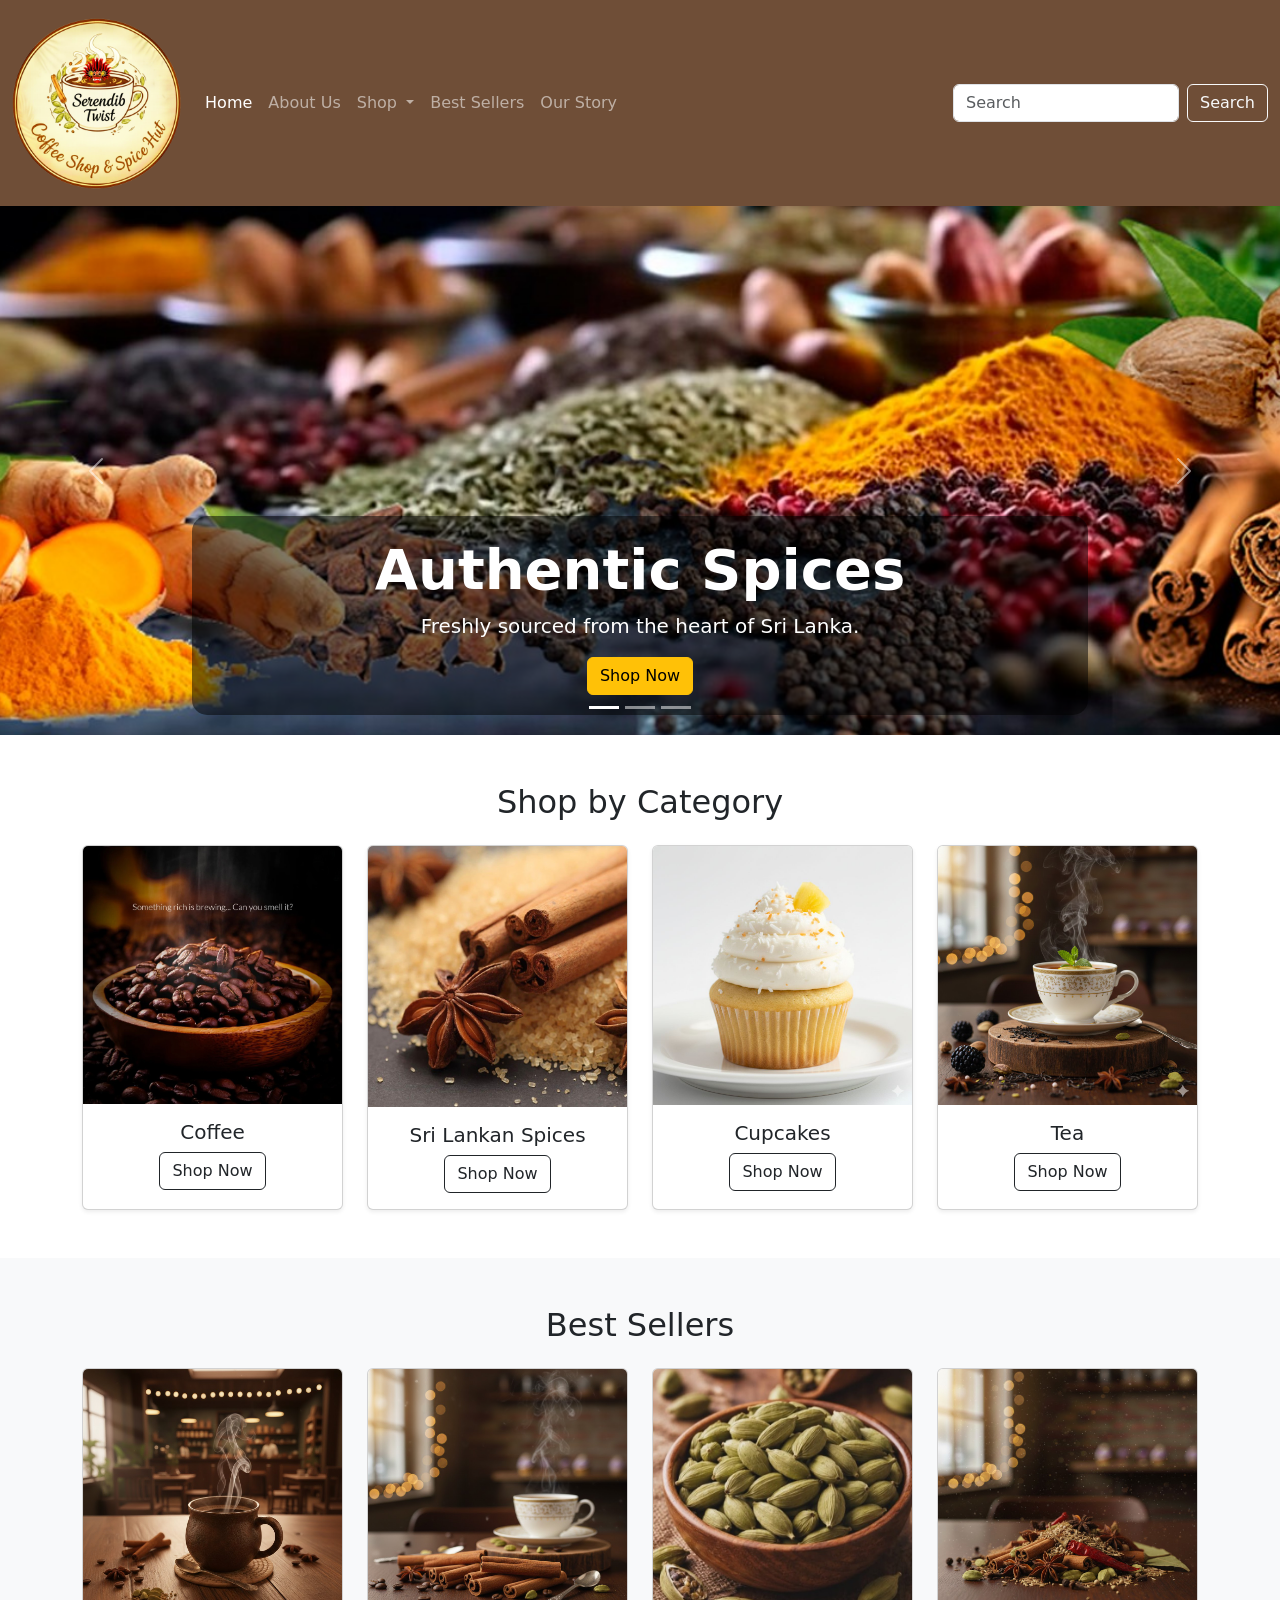
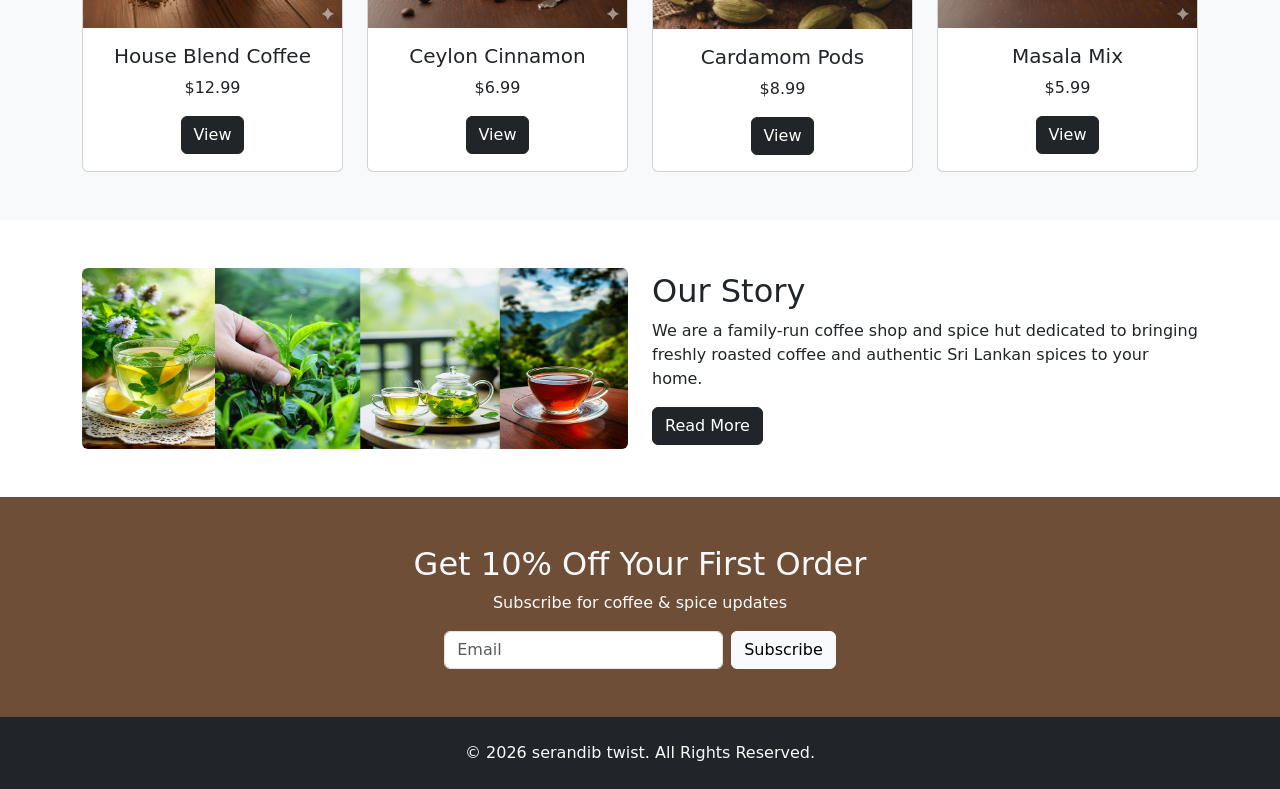
<file: index.html>
<!DOCTYPE html>
<html>
<head>
  <link href="https://cdn.jsdelivr.net/npm/bootstrap@5.3.2/dist/css/bootstrap.min.css" rel="stylesheet">
  <style>
  /* --- 1. THE BANNER (Carousel) --- */
  /* This makes the image zoom in slowly */
  .carousel-item img {
    transition: transform 6s ease-in-out !important;
  }
  .carousel-item.active img {
    transform: scale(1.15);
  }
  /* This makes the fade between slides very slow */
  .carousel-fade .carousel-item {
    transition-duration: 2.0s !important;
  }

  /* --- 2. THE SHOP MENU (Dropdown) --- */
  /* This prepares the menu to be invisible and lower down */
  .navbar-nav .dropdown-menu {
    display: block !important; 
    opacity: 0;
    visibility: hidden;
    transform: translateY(15px);
    transition: all 0.5s ease-in-out; 
    border: none;
    box-shadow: 0 8px 25px rgba(0,0,0,0.2);
  }

  /* MAGIC PART: This opens the menu when your MOUSE touches 'Shop' */
  .nav-item.dropdown:hover .dropdown-menu {
    opacity: 1;
    visibility: visible;
    transform: translateY(0);
  }
</style>
</head>

<body>

<nav class="navbar navbar-expand-lg navbar-dark" style="background-color:#6f4e37;">
  <div class="container-fluid">

    
    <a class="navbar-brand" href="#">
      <img src="images/logo.png" alt="Logo" height="180">
    </a>

    
    <button class="navbar-toggler" type="button"
      data-bs-toggle="collapse"
      data-bs-target="#navbarSupportedContent">
      <span class="navbar-toggler-icon"></span>
    </button>

    
    <div class="collapse navbar-collapse" id="navbarSupportedContent">

      
      <ul class="navbar-nav mb-2 mb-lg-0">

        <li class="nav-item">
          <a class="nav-link active" href="index.html">Home</a>
        </li>

        <li class="nav-item">
          <a class="nav-link" href="about.html">About Us</a>
        </li>

        <li class="nav-item dropdown">
          <a class="nav-link dropdown-toggle" href="#" data-bs-toggle="dropdown">
            Shop
          </a>
          <ul class="dropdown-menu">
            <li><a class="dropdown-item" href="srilankanspices.html">Sri Lankan Spices</a></li>
            <li><a class="dropdown-item" href="cupcakes.html">Cupcakes</a></li>
            <li><a class="dropdown-item" href="coffee.html">Coffee & Beverages</a></li>
            <li><a class="dropdown-item" href="tea.html">Tea</a></li>
          </ul>
        </li>

        <li class="nav-item">
          <a class="nav-link" href="bestsellers.html">Best Sellers</a>
        </li>

        <li class="nav-item">
          <a class="nav-link" href="ourstory.html">Our Story</a>
        </li>

      </ul>

      
      <form class="d-flex ms-auto">
        <input class="form-control me-2" type="search" placeholder="Search">
        <button class="btn btn-outline-light" type="submit">Search</button>
      </form>

    </div>
  </div>
</nav>
<!-- this is banner -->
<div id="heroCarousel" class="carousel slide carousel-fade" data-bs-ride="carousel">
  
  <div class="carousel-indicators">
    <button type="button" data-bs-target="#heroCarousel" data-bs-slide-to="0" class="active" aria-current="true" aria-label="Slide 1"></button>
    <button type="button" data-bs-target="#heroCarousel" data-bs-slide-to="1" aria-label="Slide 2"></button>
    <button type="button" data-bs-target="#heroCarousel" data-bs-slide-to="2" aria-label="Slide 3"></button>
  </div>

  <div class="carousel-inner">
    
    <div class="carousel-item active" data-bs-interval="6000">
      <img src="images/banner.jpg" class="d-block w-100" style="height: 529px; width: 1600px; object-fit: cover;" alt="Sri Lankan Spices">
      <div class="carousel-caption d-none d-md-block" style="background: rgba(0,0,0,0.5); border-radius: 15px; padding: 20px;">
        <h2 class="display-4 fw-bold">Authentic Spices</h2>
        <p class="lead">Freshly sourced from the heart of Sri Lanka.</p>
        <a href="srilankanspices.html" class="btn btn-warning">Shop Now</a>
      </div>
    </div>

    <div class="carousel-item" data-bs-interval="6000">
      <img src="images/coffee-banner.jpg" class="d-block w-100" style="height: 529px; width: 1600px; object-fit: cover;" alt="Fresh Coffee">
      <div class="carousel-caption d-none d-md-block" style="background: rgba(0,0,0,0.5); border-radius: 15px; padding: 20px;">
        <h2 class="display-4 fw-bold">Premium Coffee</h2>
        <p class="lead">Roasted to perfection for your morning cup.</p>
        <a href="coffee.html" class="btn btn-light">View Blends</a>
      </div>
    </div>

    <div class="carousel-item" data-bs-interval="6000">
      <img src="images/cupcake-banner.jpg" class="d-block w-100" style="height: 529px; width: 1600px; object-fit: cover;" alt="Cupcakes">
      <div class="carousel-caption d-none d-md-block" style="background: rgba(0,0,0,0.5); border-radius: 15px; padding: 20px;">
        <h2 class="display-4 fw-bold">Sweet Moments</h2>
        <p class="lead">Handcrafted treats for every celebration.</p>
        <a href="cupcakes.html" class="btn btn-info text-white">Browse Sweets</a>
      </div>
    </div>

  </div>

  <button class="carousel-control-prev" type="button" data-bs-target="#heroCarousel" data-bs-slide="prev">
    <span class="carousel-control-prev-icon" aria-hidden="true"></span>
    <span class="visually-hidden">Previous</span>
  </button>
  <button class="carousel-control-next" type="button" data-bs-target="#heroCarousel" data-bs-slide="next">
    <span class="carousel-control-next-icon" aria-hidden="true"></span>
    <span class="visually-hidden">Next</span>
  </button>
</div>




<section class="py-5">
  <div class="container text-center">
    <h2 class="mb-4">Shop by Category</h2>
    <div class="row g-4">

      <div class="col-md-3">
        <div class="card h-100 shadow-sm">
          <img src="images/coffee.jpg" class="card-img-top" alt="Coffee">
          <div class="card-body">
            <h5 class="card-title">Coffee</h5>
            <a href="coffee.html" class="btn btn-outline-dark">Shop Now</a>
          </div>
        </div>
      </div>

      <div class="col-md-3">
        <div class="card h-100 shadow-sm">
          <img src="images/spices.jpg" class="card-img-top" alt="Spices">
          <div class="card-body">
            <h5 class="card-title">Sri Lankan Spices</h5>
            <a href="srilankanspices.html" class="btn btn-outline-dark">Shop Now</a>
          </div>
        </div>
      </div>

      <div class="col-md-3">
        <div class="card h-100 shadow-sm">
          <img src="images/cupcakes.jpeg" class="card-img-top" alt="Cupcakes">
          <div class="card-body">
            <h5 class="card-title">Cupcakes</h5>
            <a href="cupcakes.html" class="btn btn-outline-dark">Shop Now</a>
          </div>
        </div>
      </div>

      <div class="col-md-3">
        <div class="card h-100 shadow-sm">
          <img src="images/tea.jpg" class="card-img-top" alt="Tea">
          <div class="card-body">
            <h5 class="card-title">Tea</h5>
            <a href="tea.html" class="btn btn-outline-dark">Shop Now</a>
          </div>
        </div>
      </div>

    </div>
  </div>
</section>
<!-- Best seller -->
<section class="py-5 bg-light">
  <div class="container text-center">
    <h2 class="mb-4">Best Sellers</h2>
    <div class="row g-4">

      <div class="col-md-3">
        <div class="card h-100">
          <img src="images/coffee1.jpg" class="card-img-top">
          <div class="card-body">
            <h5>House Blend Coffee</h5>
            <p>$12.99</p>
            <a href="#" class="btn btn-dark">View</a>
          </div>
        </div>
      </div>

      <div class="col-md-3">
        <div class="card h-100">
          <img src="images/cinnamon.jpg" class="card-img-top">
          <div class="card-body">
            <h5>Ceylon Cinnamon</h5>
            <p>$6.99</p>
            <a href="#" class="btn btn-dark">View</a>
          </div>
        </div>
      </div>

      <div class="col-md-3">
        <div class="card h-100">
          <img src="images/cardamom.jpg" class="card-img-top">
          <div class="card-body">
            <h5>Cardamom Pods</h5>
            <p>$8.99</p>
            <a href="#" class="btn btn-dark">View</a>
          </div>
        </div>
      </div>

      <div class="col-md-3">
        <div class="card h-100">
          <img src="images/masala.jpg" class="card-img-top">
          <div class="card-body">
            <h5>Masala Mix</h5>
            <p>$5.99</p>
            <a href="#" class="btn btn-dark">View</a>
          </div>
        </div>
      </div>

    </div>
  </div>
</section>

<!-- About preview -->
<section class="py-5">
  <div class="container">
    <div class="row align-items-center">
      <div class="col-md-6">
        <img src="images/about.jpg" class="img-fluid rounded">
      </div>
      <div class="col-md-6">
        <h2>Our Story</h2>
        <p>
          We are a family-run coffee shop and spice hut dedicated to bringing
          freshly roasted coffee and authentic Sri Lankan spices to your home.
        </p>
        <a href="#" class="btn btn-dark">Read More</a>
      </div>
    </div>
  </div>
</section>

<!-- News letter -->
<section class="py-5 text-light text-center" style="background-color:#6f4e37;">
  <div class="container">
    <h2>Get 10% Off Your First Order</h2>
    <p>Subscribe for coffee & spice updates</p>
    <form class="d-flex justify-content-center">
      <input type="email" class="form-control w-25 me-2" placeholder="Email">
      <button class="btn btn-light">Subscribe</button>
    </form>
  </div>
</section>

<!-- Footer area -->
<footer class="py-4 bg-dark text-light text-center">
  <p class="mb-0">&copy; 2026 serandib twist. All Rights Reserved.</p>
</footer>


<script src="https://cdn.jsdelivr.net/npm/bootstrap@5.3.2/dist/js/bootstrap.bundle.min.js"></script>
</body>

</html>
</file>
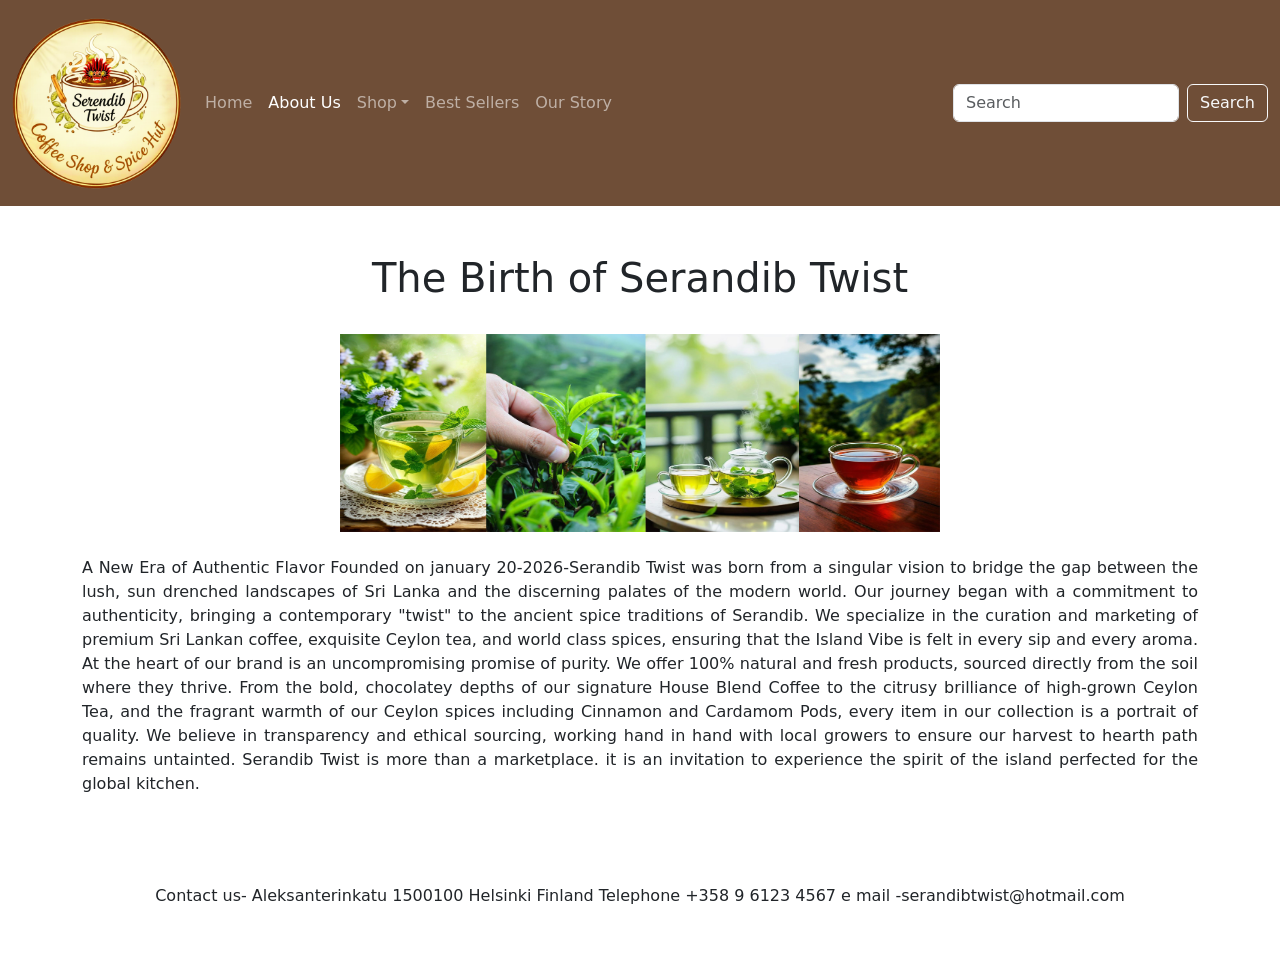
<file: about.html>
<!DOCTYPE html>
<html>
<head>
  <link href="https://cdn.jsdelivr.net/npm/bootstrap@5.3.2/dist/css/bootstrap.min.css" rel="stylesheet">
  <title>About Us - Coffee & Spice Hut</title>
  
</head>
<body>

<nav class="navbar navbar-expand-lg navbar-dark" style="background-color:#6f4e37;">
  <div class="container-fluid">
    <a class="navbar-brand" href="index.html">
      <img src="images/logo.png" alt="Logo" height="180">
    </a>

    <button class="navbar-toggler" type="button" data-bs-toggle="collapse" data-bs-target="#navbarSupportedContent">
      <span class="navbar-toggler-icon"></span>
    </button>

    <div class="collapse navbar-collapse" id="navbarSupportedContent">
      <ul class="navbar-nav mb-2 mb-lg-0">
        <li class="nav-item">
          <a class="nav-link" href="index.html">Home</a>
        </li>
        <li class="nav-item">
          <a class="nav-link active" href="about.html">About Us</a>
        </li>
        <li class="nav-item dropdown">
          <a class="nav-link dropdown-toggle" href="#" data-bs-toggle="dropdown">Shop</a>
          <ul class="dropdown-menu">
            <li><a class="dropdown-item" href="srilankanspices.html">Sri Lankan Spices</a></li>
            <li><a class="dropdown-item" href="cupcakes.html">Cupcakes</a></li>
            <li><a class="dropdown-item" href="coffee.html">Coffee & Beverages</a></li>
            <li><a class="dropdown-item" href="tea.html">Tea</a></li>
          </ul>
        </li>
        <li class="nav-item">
          <a class="nav-link" href="bestsellers.html">Best Sellers</a>
        </li>
        <li class="nav-item">
          <a class="nav-link" href="ourstory.html">Our Story</a>
        </li>
      </ul>

      <form class="d-flex ms-auto">
        <input class="form-control me-2" type="search" placeholder="Search">
        <button class="btn btn-outline-light" type="submit">Search</button>
      </form>
    </div>
  </div>
</nav>

<div class="container py-5 text-center">
  <h1>The Birth of Serandib Twist</h1>
  <img src="images/about.jpg" class="img-fluid my-4" alt="About Us Image" style="max-width: 600px;">
  <br>
  <p style="text-align: justify;">A New Era of Authentic Flavor
Founded on january 20-2026-Serandib Twist was born from a singular vision to bridge the gap between the lush, sun drenched landscapes of Sri Lanka and the discerning palates of the modern world. Our journey began with a commitment to authenticity, bringing a contemporary "twist" to the ancient spice traditions of Serandib. We specialize in the curation and marketing of premium Sri Lankan coffee, exquisite Ceylon tea, and world class spices, ensuring that the Island Vibe is felt in every sip and every aroma.
At the heart of our brand is an uncompromising promise of purity. We offer 100% natural and fresh products, sourced directly from the soil where they thrive. From the bold, chocolatey depths of our signature House Blend Coffee to the citrusy brilliance of high-grown Ceylon Tea, and the fragrant warmth of our Ceylon spices including Cinnamon and Cardamom Pods, every item in our collection is a portrait of quality. We believe in transparency and ethical sourcing, working hand in hand with local growers to ensure our harvest to hearth path remains untainted. Serandib Twist is more than a marketplace. it is an invitation to experience the spirit of the island perfected for the global kitchen.
</p>
<br>
<br>
<br>


  

 Contact us-  Aleksanterinkatu 1500100 Helsinki Finland Telephone +358 9 6123 4567  e mail -serandibtwist@hotmail.com
</div>

<script src="https://cdn.jsdelivr.net/npm/bootstrap@5.3.2/dist/js/bootstrap.bundle.min.js"></script>
</body>
</html>
</file>
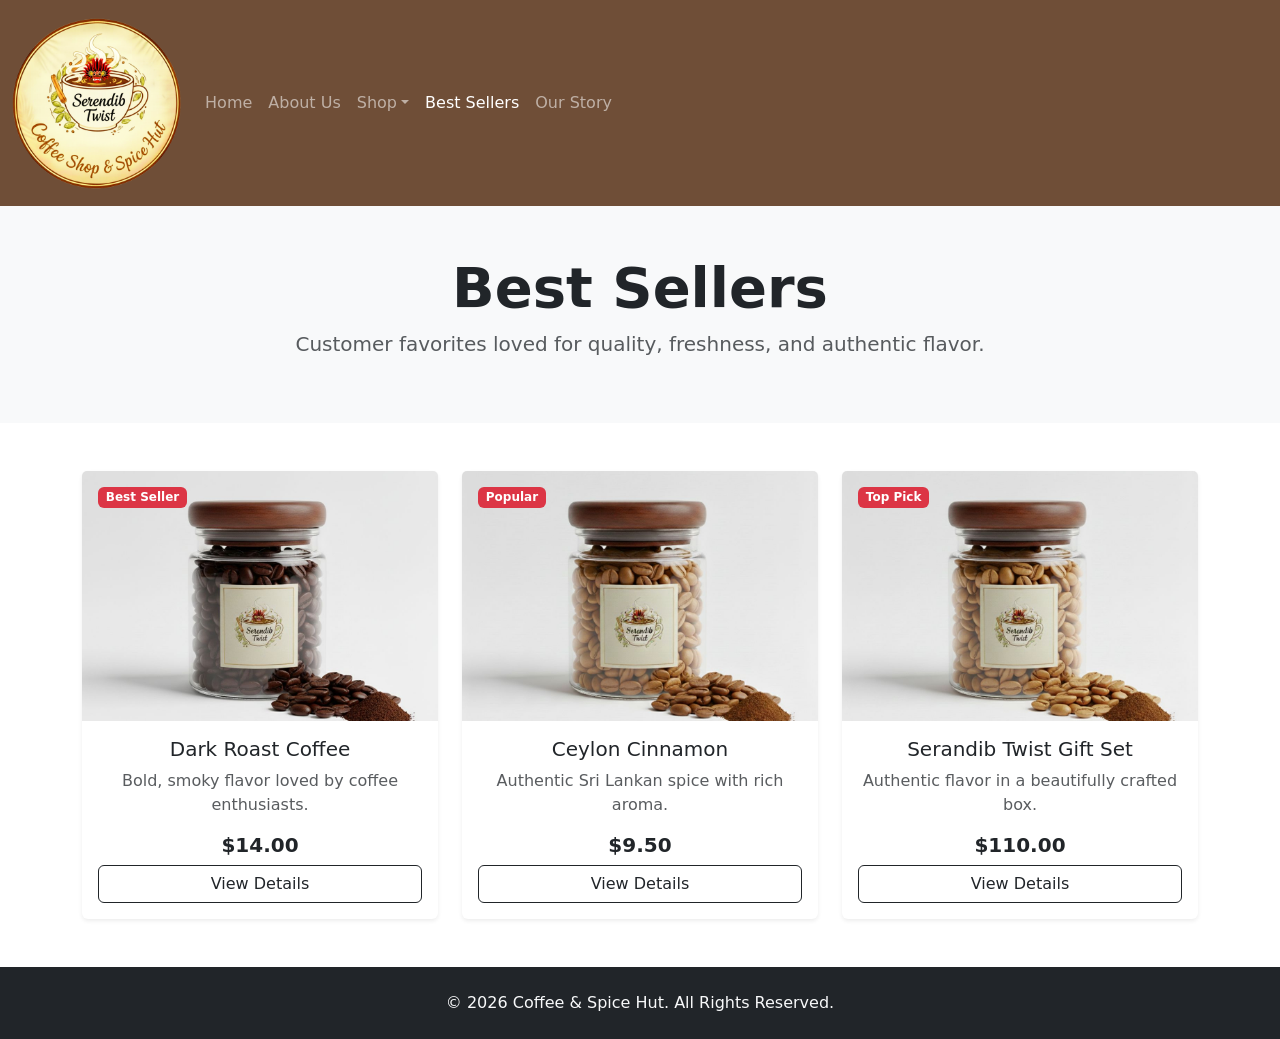
<file: bestsellers.html>
<!DOCTYPE html>
<html lang="en">
<head>
  <meta charset="UTF-8">
  <meta name="viewport" content="width=device-width, initial-scale=1.0">
  <title>Best Sellers - Coffee & Spice Hut</title>
  <link href="https://cdn.jsdelivr.net/npm/bootstrap@5.3.2/dist/css/bootstrap.min.css" rel="stylesheet">
  <style>
    /* --- this is NAVIGATION --- */
    .navbar-nav .dropdown-menu {
      display: block !important; 
      opacity: 0;
      visibility: hidden;
      transform: translateY(15px);
      transition: all 0.5s ease-in-out; 
      border: none;
      box-shadow: 0 8px 25px rgba(0,0,0,0.2);
    }
    .nav-item.dropdown:hover .dropdown-menu {
      opacity: 1;
      visibility: visible;
      transform: translateY(0);
    }
    .card-img-top {
      height: 250px;
      object-fit: cover;
    }
  </style>
</head>
<body>

<nav class="navbar navbar-expand-lg navbar-dark" style="background-color:#6f4e37;">
  <div class="container-fluid">
    <a class="navbar-brand" href="index.html">
      <img src="images/logo.png" alt="Logo" height="180">
    </a>
    <button class="navbar-toggler" type="button" data-bs-toggle="collapse" data-bs-target="#navbarSupportedContent">
      <span class="navbar-toggler-icon"></span>
    </button>
    <div class="collapse navbar-collapse" id="navbarSupportedContent">
      <ul class="navbar-nav mb-2 mb-lg-0">
        <li class="nav-item"><a class="nav-link" href="index.html">Home</a></li>
        <li class="nav-item"><a class="nav-link" href="about.html">About Us</a></li>
        <li class="nav-item dropdown">
          <a class="nav-link dropdown-toggle" href="#" data-bs-toggle="dropdown">Shop</a>
          <ul class="dropdown-menu">
            <li><a class="dropdown-item" href="srilankanspices.html">Sri Lankan Spices</a></li>
            <li><a class="dropdown-item" href="cupcakes.html">Cupcakes</a></li>
            <li><a class="dropdown-item" href="coffee.html">Coffee</a></li>
            <li><a class="dropdown-item" href="tea.html">Tea</a></li>
          </ul>
        </li>
        <li class="nav-item"><a class="nav-link active" href="bestsellers.html">Best Sellers</a></li>
        <li class="nav-item"><a class="nav-link" href="ourstory.html">Our Story</a></li>
      </ul>
    </div>
  </div>
</nav>

<section class="py-5 text-center bg-light">
  <div class="container">
    <h1 class="fw-bold display-4">Best Sellers</h1>
    <p class="text-muted lead">Customer favorites loved for quality, freshness, and authentic flavor.</p>
  </div>
</section>

<section class="py-5">
  <div class="container">
    <div class="row g-4">
      <div class="col-md-4">
        <div class="card h-100 shadow-sm border-0">
          <span class="badge bg-danger position-absolute top-0 start-0 m-3">Best Seller</span>
          <img src="images/blackcoffee.jpg" class="card-img-top" alt="Coffee">
          <div class="card-body text-center d-flex flex-column">
            <h5 class="card-title">Dark Roast Coffee</h5>
            <p class="card-text text-muted">Bold, smoky flavor loved by coffee enthusiasts.</p>
            <p class="fw-bold h5">$14.00</p>
            <a href="coffee.html" class="btn btn-outline-dark mt-auto">View Details</a>
          </div>
        </div>
      </div>
      <div class="col-md-4">
        <div class="card h-100 shadow-sm border-0">
          <span class="badge bg-danger position-absolute top-0 start-0 m-3">Popular</span>
          <img src="images/medium.jpg" class="card-img-top" alt="Cinnamon">
          <div class="card-body text-center d-flex flex-column">
            <h5 class="card-title">Ceylon Cinnamon</h5>
            <p class="card-text text-muted">Authentic Sri Lankan spice with rich aroma.</p>
            <p class="fw-bold h5">$9.50</p>
            <a href="srilankanspices.html" class="btn btn-outline-dark mt-auto">View Details</a>
          </div>
        </div>
      </div>
      <div class="col-md-4">
        <div class="card h-100 shadow-sm border-0">
          <span class="badge bg-danger position-absolute top-0 start-0 m-3">Top Pick</span>
          <img src="images/light.jpg" class="card-img-top" alt="Gift Set">
          <div class="card-body text-center d-flex flex-column">
            <h5 class="card-title">Serandib Twist Gift Set</h5>
            <p class="card-text text-muted">Authentic flavor in a beautifully crafted box.</p>
            <p class="fw-bold h5">$110.00</p>
            <a href="#" class="btn btn-outline-dark mt-auto">View Details</a>
          </div>
        </div>
      </div>
    </div>
  </div>
</section>

<footer class="py-4 bg-dark text-light text-center">
  <p class="mb-0">&copy; 2026 Coffee & Spice Hut. All Rights Reserved.</p>
</footer>

<script src="https://cdn.jsdelivr.net/npm/bootstrap@5.3.2/dist/js/bootstrap.bundle.min.js"></script>
</body>

</html>
</file>
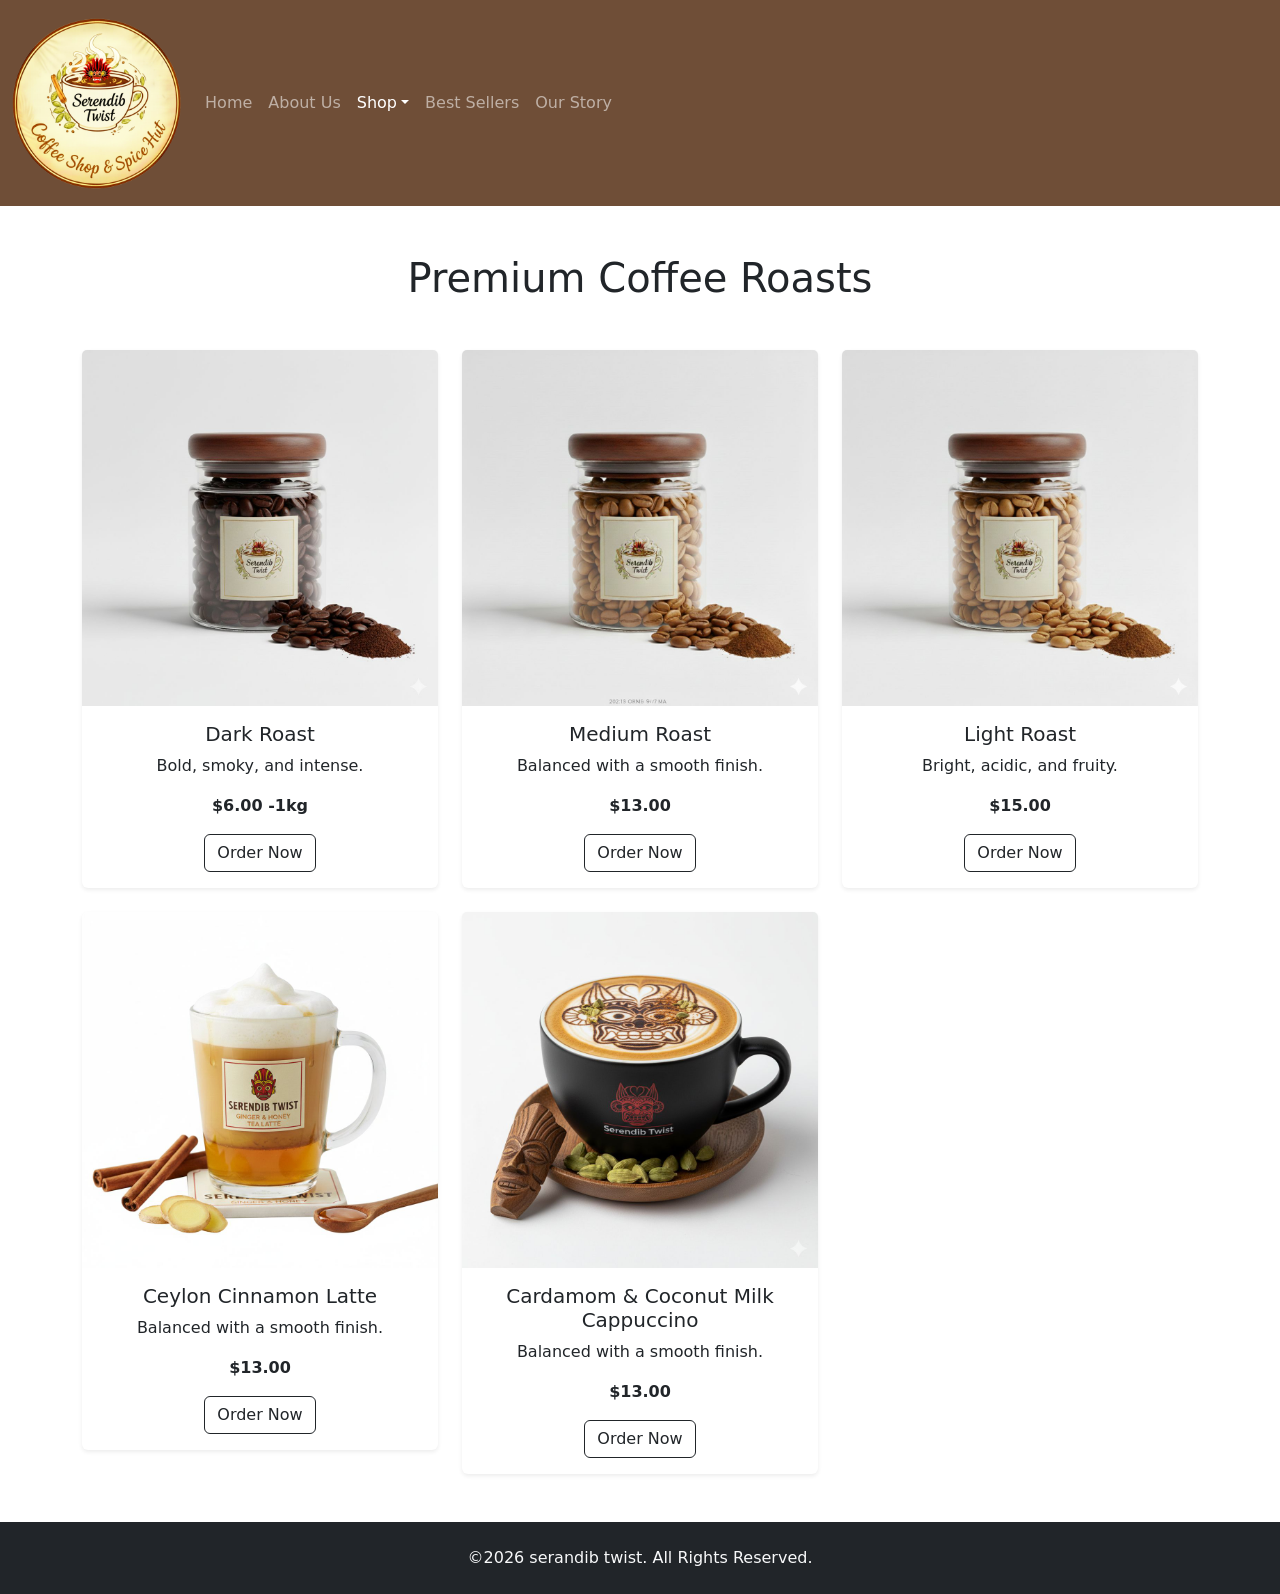
<file: coffee.html>
<!DOCTYPE html>
<html>
<head>
  <link href="https://cdn.jsdelivr.net/npm/bootstrap@5.3.2/dist/css/bootstrap.min.css" rel="stylesheet">
  <title>Fresh Coffee - serandib twist</title>
</head>
<body>

<nav class="navbar navbar-expand-lg navbar-dark" style="background-color:#6f4e37;">
  <div class="container-fluid">
    <a class="navbar-brand" href="index.html"><img src="images/logo.png" alt="Logo" height="180"></a>
    <div class="collapse navbar-collapse" id="navbarSupportedContent">
      <ul class="navbar-nav mb-2 mb-lg-0">
        <li class="nav-item"><a class="nav-link" href="index.html">Home</a></li>
        <li class="nav-item"><a class="nav-link" href="about.html">About Us</a></li>
        <li class="nav-item dropdown">
          <a class="nav-link dropdown-toggle active" href="#" data-bs-toggle="dropdown">Shop</a>
          <ul class="dropdown-menu">
            <li><a class="dropdown-item" href="srilankanspices.html">Sri Lankan Spices</a></li>
            <li><a class="dropdown-item" href="cupcakes.html">Cupcakes</a></li>
            <li><a class="dropdown-item active" href="coffee.html">Coffee & Beverages</a></li>
            <li><a class="dropdown-item" href="tea.html">Tea</a></li>
          </ul>
        </li>
        <li class="nav-item">
          <a class="nav-link" href="bestsellers.html">Best Sellers</a>
        </li>
        <li class="nav-item">
          <a class="nav-link" href="ourstory.html">Our Story</a>
        </li>
      </ul>
    </div>
  </div>
</nav>

<section class="py-5">
  <div class="container">
    <h1 class="text-center mb-5">Premium Coffee Roasts</h1>
    <div class="row g-4">
      <div class="col-md-4">
        <div class="card border-0 shadow-sm">
          <img src="images/blackcoffee.jpg" class="card-img-top" alt="Dark Roast">
          <div class="card-body text-center">
            <h5>Dark Roast</h5>
            <p>Bold, smoky, and intense.</p>
            <p class="fw-bold">$6.00 -1kg</p>
            <button class="btn btn-outline-dark">Order Now</button>
          </div>
        </div>
      </div>
      <div class="col-md-4">
        <div class="card border-0 shadow-sm">
          <img src="images/medium.jpg" class="card-img-top" alt="Medium Roast">
          <div class="card-body text-center">
            <h5>Medium Roast</h5>
            <p>Balanced with a smooth finish.</p>
            <p class="fw-bold">$13.00</p>
            <button class="btn btn-outline-dark">Order Now</button>
          </div>
        </div>
      </div>
      <div class="col-md-4">
        <div class="card border-0 shadow-sm">
          <img src="images/light.jpg" class="card-img-top" alt="Light Roast">
          <div class="card-body text-center">
            <h5>Light Roast</h5>
            <p>Bright, acidic, and fruity.</p>
            <p class="fw-bold">$15.00</p>
            <button class="btn btn-outline-dark">Order Now</button>
          </div>
        </div>
      </div>
      <div class="col-md-4">
        <div class="card border-0 shadow-sm">
          <img src="images/Ceylon cinnamon latte.jpg" class="card-img-top" alt="Medium Roast">
          <div class="card-body text-center">
            <h5>Ceylon Cinnamon Latte</h5>
            <p>Balanced with a smooth finish.</p>
            <p class="fw-bold">$13.00</p>
            <button class="btn btn-outline-dark">Order Now</button>
          </div>
        </div>
      </div>
      <div class="col-md-4">
        <div class="card border-0 shadow-sm">
          <img src="images/Cardamom & Coconut Milk Cappuccino.jpeg" class="card-img-top" alt="Medium Roast">
          <div class="card-body text-center">
            <h5>Cardamom & Coconut Milk Cappuccino</h5>
            <p>Balanced with a smooth finish.</p>
            <p class="fw-bold">$13.00</p>
            <button class="btn btn-outline-dark">Order Now</button>
          </div>
        </div>
      </div>
    </div>
  </div>
</section>

<footer class="py-4 bg-dark text-light text-center">
  <p class="mb-0">&copy;2026 serandib twist. All Rights Reserved.</p>
</footer>

<script src="https://cdn.jsdelivr.net/npm/bootstrap@5.3.2/dist/js/bootstrap.bundle.min.js"></script>
</body>
</html>
</file>
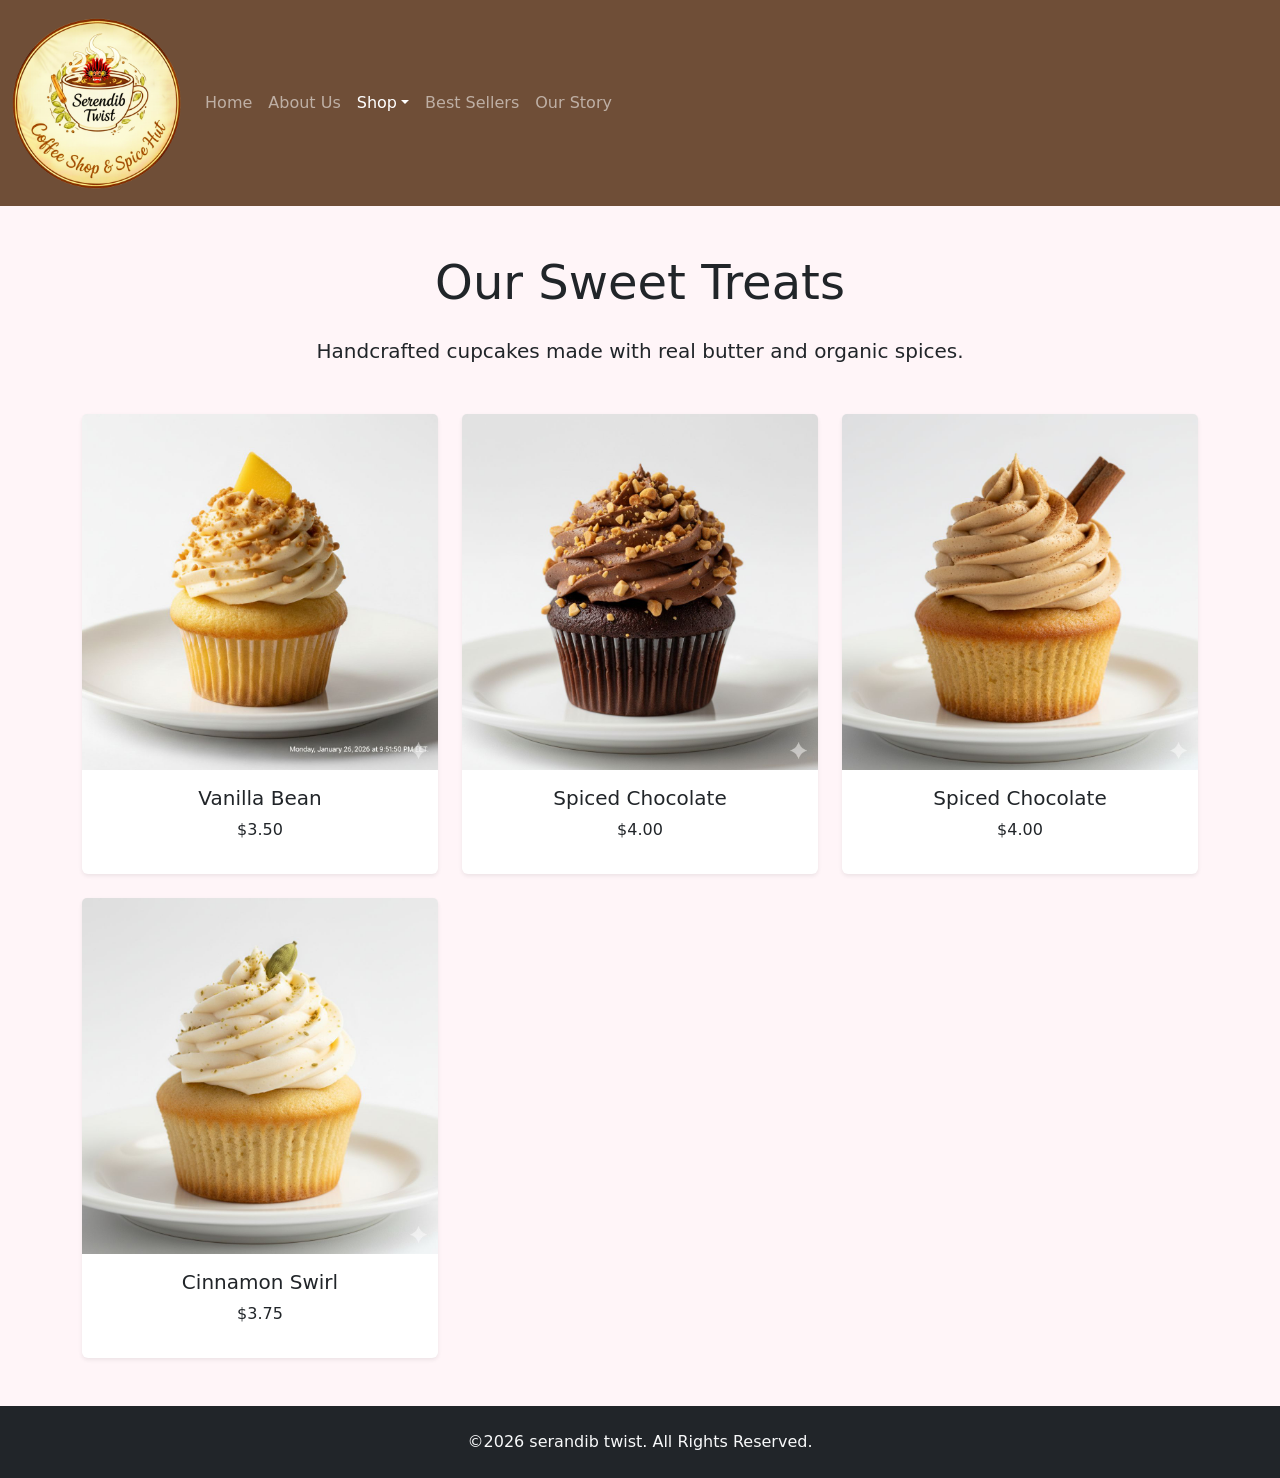
<file: cupcakes.html>
<!DOCTYPE html>
<html>
<head>
  <link href="https://cdn.jsdelivr.net/npm/bootstrap@5.3.2/dist/css/bootstrap.min.css" rel="stylesheet">
  <title>Fresh Cupcakes - Coffee & Spice Hut</title>
</head>
<body>

<nav class="navbar navbar-expand-lg navbar-dark" style="background-color:#6f4e37;">
  <div class="container-fluid">
    <a class="navbar-brand" href="index.html"><img src="images/logo.png" alt="Logo" height="180"></a>
    <div class="collapse navbar-collapse" id="navbarSupportedContent">
      <ul class="navbar-nav mb-2 mb-lg-0">
        <li class="nav-item"><a class="nav-link" href="index.html">Home</a></li>
        <li class="nav-item"><a class="nav-link" href="about.html">About Us</a></li>
        <li class="nav-item dropdown">
          <a class="nav-link dropdown-toggle active" href="#" data-bs-toggle="dropdown">Shop</a>
          <ul class="dropdown-menu">
            <li><a class="dropdown-item" href="srilankanspices.html">Sri Lankan Spices</a></li>
            <li><a class="dropdown-item active" href="cupcakes.html">Cupcakes</a></li>
            <li><a class="dropdown-item" href="coffee.html">Coffee & Beverages</a></li>
            <li><a class="dropdown-item" href="tea.html">Tea</a></li>
          </ul>
        </li>
        <li class="nav-item">
          <a class="nav-link" href="bestsellers.html">Best Sellers</a>
        </li>
        <li class="nav-item">
          <a class="nav-link" href="ourstory.html">Our Story</a>
        </li>
      </ul>
    </div>
  </div>
</nav>

<section class="py-5" style="background-color: #fff5f8;">
  <div class="container text-center">
    <h1 class="display-5 mb-4">Our Sweet Treats</h1>
    <p class="lead mb-5">Handcrafted cupcakes made with real butter and organic spices.</p>
    <div class="row g-4">
      <div class="col-md-4">
        <div class="card border-0 shadow-sm">
          <img src="images/cupcake1.jpg" class="card-img-top" alt="Vanilla">
          <div class="card-body">
            <h5>Vanilla Bean</h5>
            <p>$3.50</p>
          </div>
        </div>
      </div>
      <div class="col-md-4">
        <div class="card border-0 shadow-sm">
          <img src="images/cupcake2.jpg" class="card-img-top" alt="Chocolate">
          <div class="card-body">
            <h5>Spiced Chocolate</h5>
            <p>$4.00</p>
          </div>
        </div>
      </div>
      <div class="col-md-4">
        <div class="card border-0 shadow-sm">
          <img src="images/cupcake3.jpg" class="card-img-top" alt="Chocolate">
          <div class="card-body">
            <h5>Spiced Chocolate</h5>
            <p>$4.00</p>
          </div>
        </div>
      </div>
      <div class="col-md-4">
        <div class="card border-0 shadow-sm">
          <img src="images/cupcake4.jpg" class="card-img-top" alt="Cinnamon">
          <div class="card-body">
            <h5>Cinnamon Swirl</h5>
            <p>$3.75</p>
          </div>
        </div>
      </div>
    </div>
  </div>
</section>

<footer class="py-4 bg-dark text-light text-center">
  <p class="mb-0">&copy;2026 serandib twist. All Rights Reserved.</p>
</footer>

<script src="https://cdn.jsdelivr.net/npm/bootstrap@5.3.2/dist/js/bootstrap.bundle.min.js"></script>
</body>
</html>
</file>
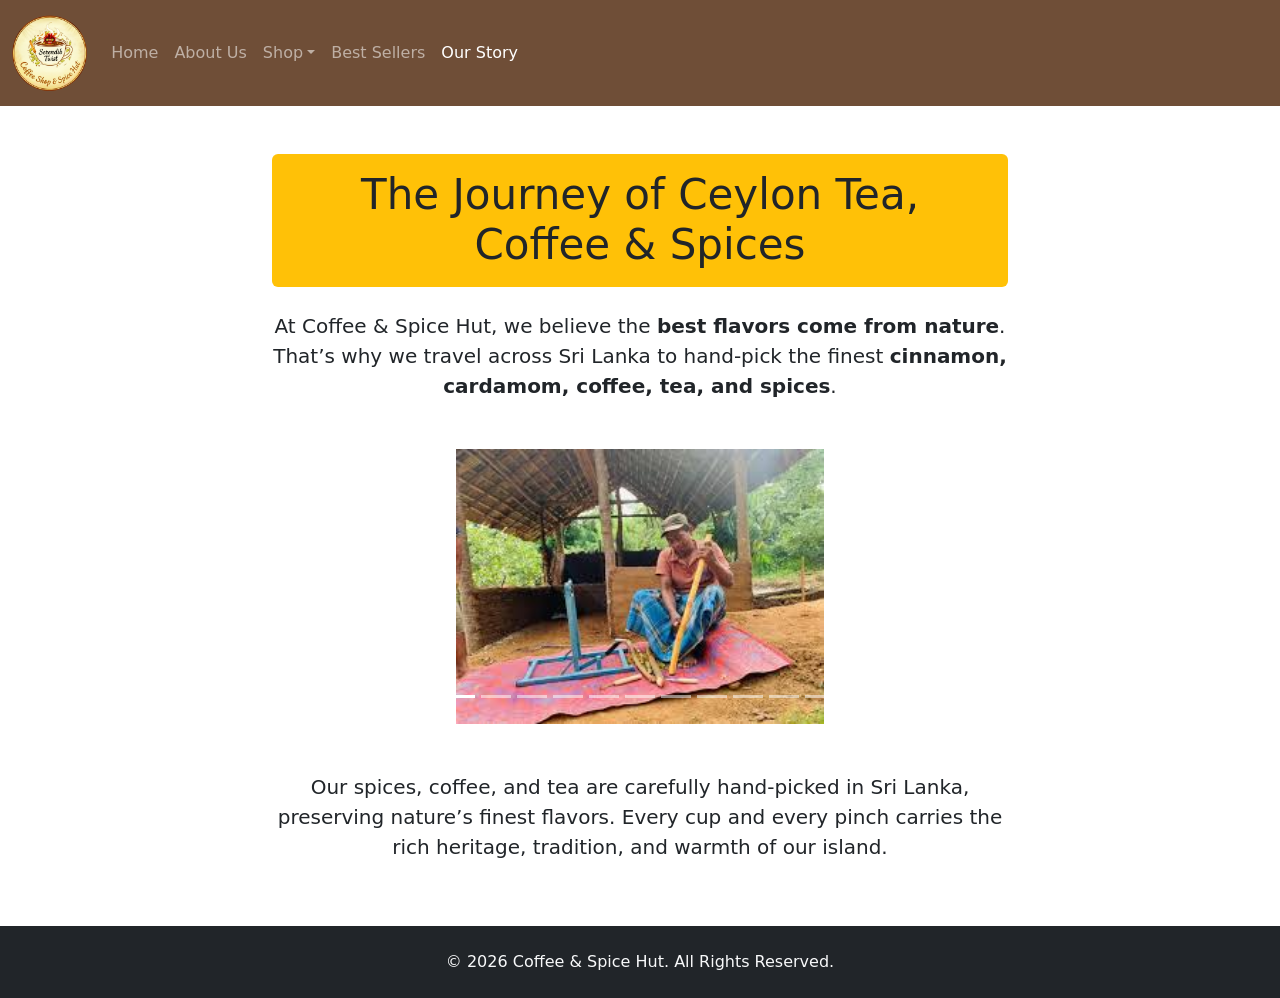
<file: ourstory.html>
<!DOCTYPE html>
<html lang="en">
<head>
  <meta charset="UTF-8">
  <title>Our Story - Coffee & Spice Hut</title>
  <meta name="viewport" content="width=device-width, initial-scale=1">

  <link href="https://cdn.jsdelivr.net/npm/bootstrap@5.3.2/dist/css/bootstrap.min.css" rel="stylesheet">
</head>
<body>

<!-- Navigation bar -->
<nav class="navbar navbar-expand-lg navbar-dark" style="background-color:#6f4e37;">
  <div class="container-fluid">
    <a class="navbar-brand" href="index.html">
      <img src="images/logo.png" alt="Logo" height="80">
    </a>

    <button class="navbar-toggler" type="button" data-bs-toggle="collapse" data-bs-target="#navbarSupportedContent">
      <span class="navbar-toggler-icon"></span>
    </button>

    <div class="collapse navbar-collapse" id="navbarSupportedContent">
      <ul class="navbar-nav mb-2 mb-lg-0">

        <li class="nav-item">
          <a class="nav-link" href="index.html">Home</a>
        </li>

        <li class="nav-item">
          <a class="nav-link" href="about.html">About Us</a>
        </li>

        <li class="nav-item dropdown">
          <a class="nav-link dropdown-toggle" href="#" data-bs-toggle="dropdown">Shop</a>
          <ul class="dropdown-menu">
            <li><a class="dropdown-item" href="srilankanspices.html">Sri Lankan Spices</a></li>
            <li><a class="dropdown-item" href="cupcakes.html">Cupcakes</a></li>
            <li><a class="dropdown-item" href="coffee.html">Coffee</a></li>
            <li><a class="dropdown-item" href="tea.html">Tea</a></li>
          </ul>
        </li>

        <li class="nav-item">
          <a class="nav-link" href="bestsellers.html">Best Sellers</a>
        </li>

        <li class="nav-item">
          <a class="nav-link active" href="ourstory.html">Our Story</a>
        </li>

      </ul>
    </div>
  </div>
</nav>

<!-- story -->
<section class="py-5">
  <div class="container">
    <div class="row">
      <div class="col-lg-8 mx-auto text-center">

        <!-- Title section -->
        <h1 class="bg-warning p-3 rounded mb-4" style="font-size:42px;">
          The Journey of Ceylon Tea, Coffee & Spices
        </h1>

        <!-- Introduction -->
        <p class="fs-5 mb-5">
          At Coffee & Spice Hut, we believe the <strong>best flavors come from nature</strong>.
          That’s why we travel across Sri Lanka to hand-pick the finest
          <strong>cinnamon, cardamom, coffee, tea, and spices</strong>.
        </p>

        <!-- Carousal -->
        <div id="demo" class="carousel slide mb-5" data-bs-ride="carousel">

          <!-- this is Indicators -->
          <div class="carousel-indicators">
            <button type="button" data-bs-target="#demo" data-bs-slide-to="0" class="active"></button>
            <button type="button" data-bs-target="#demo" data-bs-slide-to="1"></button>
            <button type="button" data-bs-target="#demo" data-bs-slide-to="2"></button>
            <button type="button" data-bs-target="#demo" data-bs-slide-to="3"></button>
            <button type="button" data-bs-target="#demo" data-bs-slide-to="4"></button>
            <button type="button" data-bs-target="#demo" data-bs-slide-to="5"></button>
            <button type="button" data-bs-target="#demo" data-bs-slide-to="6"></button>
            <button type="button" data-bs-target="#demo" data-bs-slide-to="7"></button>
            <button type="button" data-bs-target="#demo" data-bs-slide-to="8"></button>
            <button type="button" data-bs-target="#demo" data-bs-slide-to="9"></button>
            <button type="button" data-bs-target="#demo" data-bs-slide-to="10"></button>
          </div>

          <!-- Slides -->
          <div class="carousel-inner text-center">

            <div class="carousel-item active">
              <img src="images/cin.jpg" class="d-block mx-auto" style="width:50%;" alt="Ceylon Cinnamon">
            </div>

            <div class="carousel-item">
              <img src="images/clove2.jpg" class="d-block mx-auto" style="width:50%;" alt="Ceylon Cloves">
            </div>

            <div class="carousel-item">
              <img src="images/coffee.jpg" class="d-block mx-auto" style="width:50%;" alt="Ceylon Coffee">
            </div>

            <div class="carousel-item">
              <img src="images/pepper.jpg" class="d-block mx-auto" style="width:50%;" alt="Ceylon Black Pepper">
            </div>

            <div class="carousel-item">
              <img src="images/nutmeg.jpg" class="d-block mx-auto" style="width:50%;" alt="Ceylon Nutmeg">
            </div>

            <div class="carousel-item">
              <img src="images/tea.jpg" class="d-block mx-auto" style="width:50%;" alt="Ceylon Tea">
            </div>

            <div class="carousel-item">
              <img src="images/pepper2.jpg" class="d-block mx-auto" style="width:50%;" alt="Ceylon Tea">
            </div>

             <div class="carousel-item">
              <img src="images/tea2.jpg" class="d-block mx-auto" style="width:50%;" alt="Ceylon Tea">
            </div>

            <div class="carousel-item">
              <img src="images/nut2.jpg" class="d-block mx-auto" style="width:50%;" alt="Ceylon Tea">
            </div>

            <div class="carousel-item">
              <img src="images/gin2.jpg" class="d-block mx-auto" style="width:50%;" alt="Ceylon Tea">
            </div>

            <div class="carousel-item">
              <img src="images/coffee2.jpg" class="d-block mx-auto" style="width:50%;" alt="Ceylon Tea">
            </div>

          </div>

          <!-- Controls -->
          <button class="carousel-control-prev" type="button" data-bs-target="#demo" data-bs-slide="prev">
            <span class="carousel-control-prev-icon"></span>
          </button>

          <button class="carousel-control-next" type="button" data-bs-target="#demo" data-bs-slide="next">
            <span class="carousel-control-next-icon"></span>
          </button>

        </div>

        <!-- text -->
        <p class="fs-5">
          Our spices, coffee, and tea are carefully hand-picked in Sri Lanka,
          preserving nature’s finest flavors.
          Every cup and every pinch carries the rich heritage,
          tradition, and warmth of our island.
        </p>

      </div>
    </div>
  </div>
</section>

<!-- Footer area -->
<footer class="py-4 bg-dark text-light text-center">
  <p class="mb-0">&copy; 2026 Coffee & Spice Hut. All Rights Reserved.</p>
</footer>

<script src="https://cdn.jsdelivr.net/npm/bootstrap@5.3.2/dist/js/bootstrap.bundle.min.js"></script>
</body>

</html>
</file>
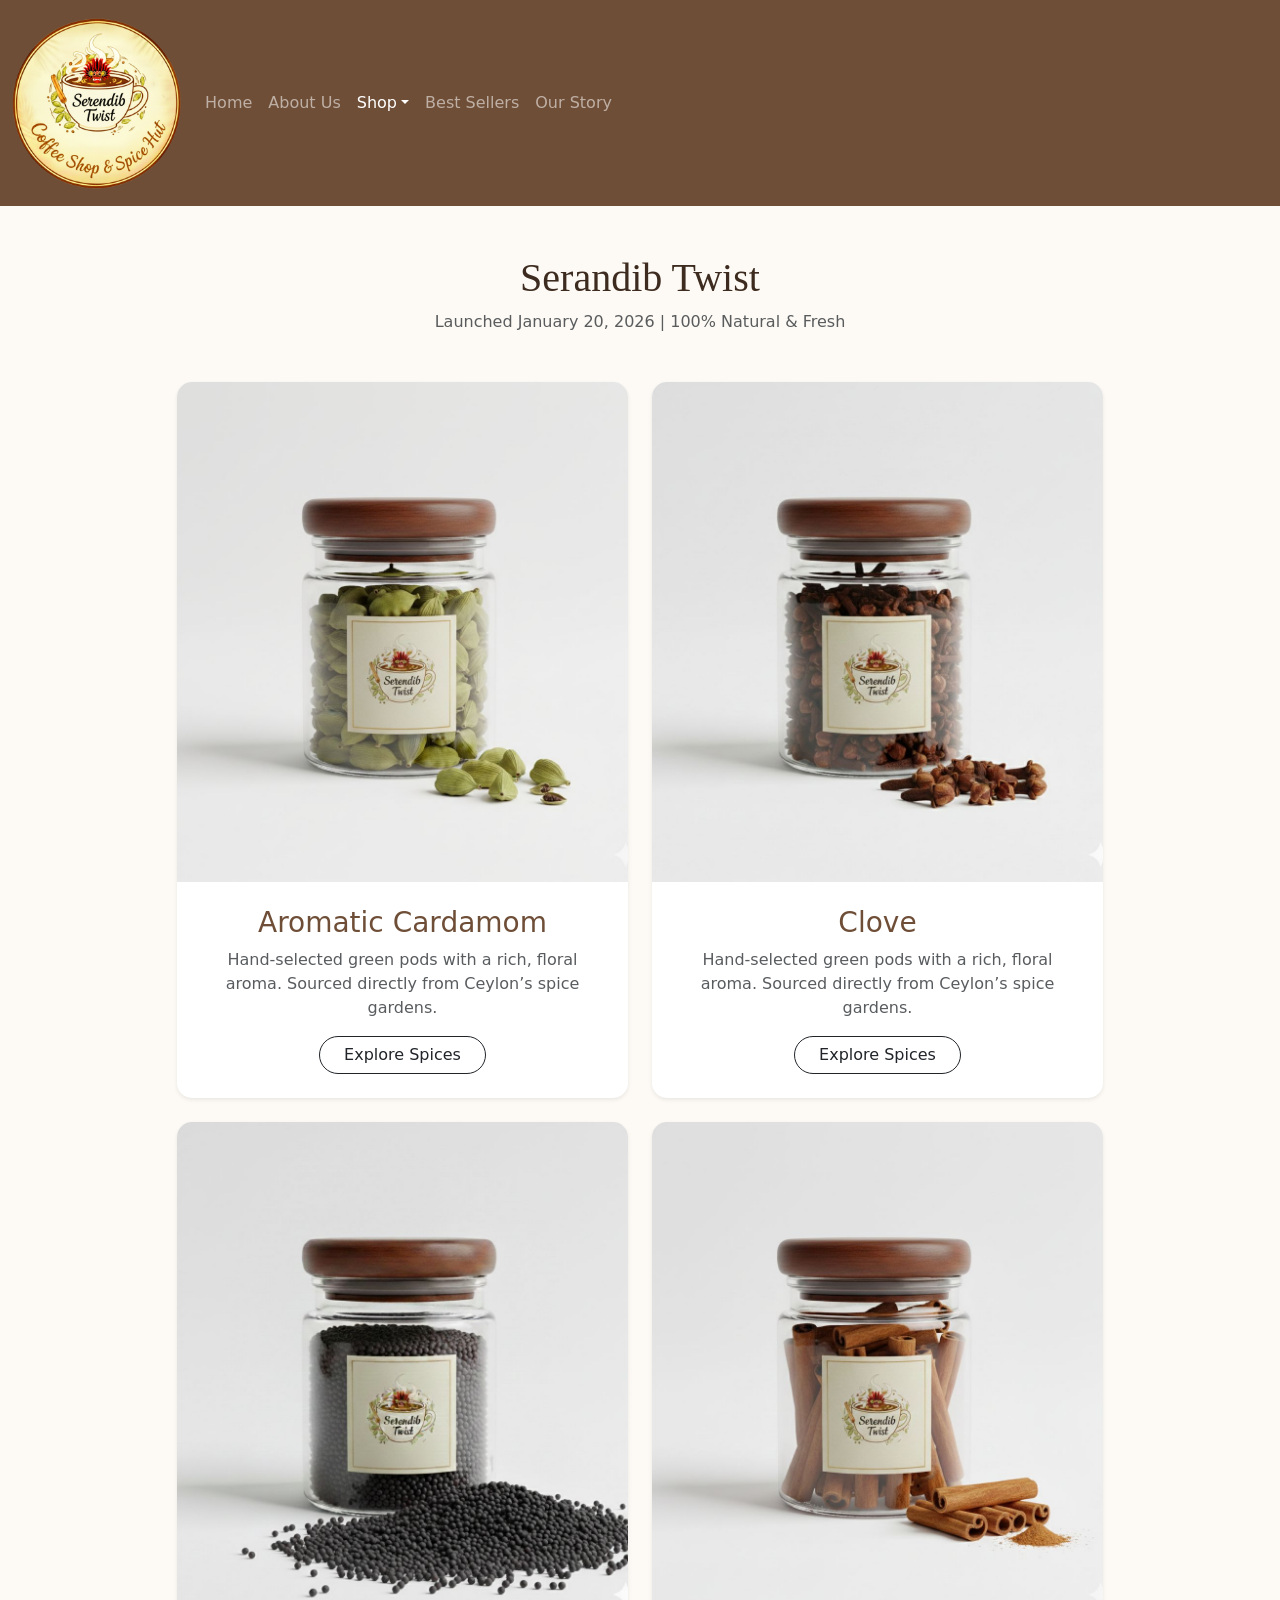
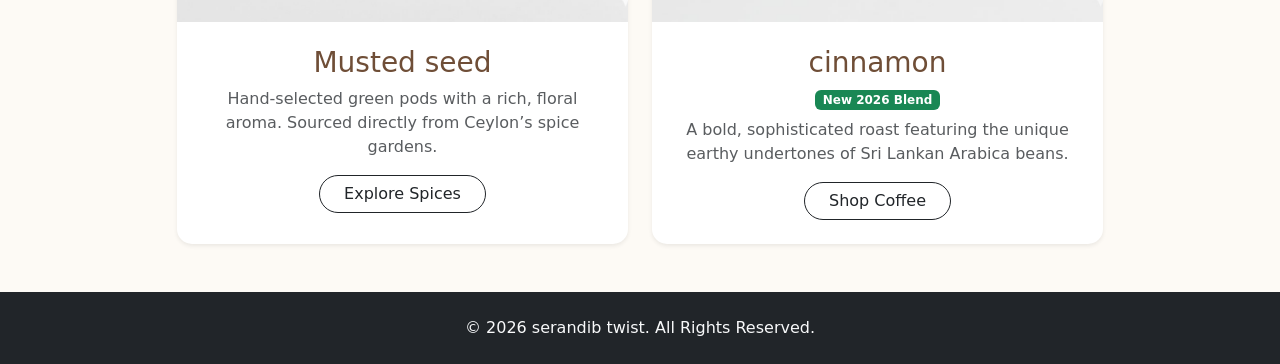
<file: srilankanspices.html>
<!DOCTYPE html>
<html>
<head>
  <link href="https://cdn.jsdelivr.net/npm/bootstrap@5.3.2/dist/css/bootstrap.min.css" rel="stylesheet">
  <title>Sri Lankan Spices - Coffee & Spice Hut</title>
</head>
<body>

<nav class="navbar navbar-expand-lg navbar-dark" style="background-color:#6f4e37;">
  <div class="container-fluid">
    <a class="navbar-brand" href="index.html"><img src="images/logo.png" alt="Logo" height="180"></a>
    <div class="collapse navbar-collapse" id="navbarSupportedContent">
      <ul class="navbar-nav mb-2 mb-lg-0">
        <li class="nav-item"><a class="nav-link" href="index.html">Home</a></li>
        <li class="nav-item"><a class="nav-link" href="about.html">About Us</a></li>
         <li class="nav-item dropdown">
          <a class="nav-link dropdown-toggle active" href="#" data-bs-toggle="dropdown">Shop</a>
          <ul class="dropdown-menu">
            <li><a class="dropdown-item active" href="srilankanspices.html">Sri Lankan Spices</a></li>
            <li><a class="dropdown-item" href="cupcakes.html">Cupcakes</a></li>
            <li><a class="dropdown-item" href="coffee.html">Coffee & Beverages</a></li>
            <li><a class="dropdown-item" href="tea.html">Tea</a></li>
          </ul>
        </li>
        <li class="nav-item">
          <a class="nav-link" href="bestsellers.html">Best Sellers</a>
        </li>
        <li class="nav-item">
          <a class="nav-link" href="ourstory.html">Our Story</a>
        </li>
      </ul>
    </div>
  </div>
</nav>

<section class="py-5" style="background-color: #fdfaf5;">
  <div class="container">
    <h1 class="text-center mb-2" style="color: #3d2b1f; font-family: 'Playfair Display', serif;">Serandib Twist</h1>
    <p class="text-center mb-5 text-muted">Launched January 20, 2026 | 100% Natural & Fresh</p>
    
    <div class="row g-4 justify-content-center">
      
      <div class="col-md-5">
        <div class="card h-100 border-0 shadow-sm overflow-hidden" style="border-radius: 15px;">
          <img src="images/cardomom.jpg" class="card-img-top" alt="Premium Sri Lankan Cardamom" style="height: 500px; object-fit: cover;">
          <div class="card-body text-center p-4">
            <h3 class="card-title" style="color: #6f4e37;">Aromatic Cardamom</h3>
            <p class="card-text text-muted">Hand-selected green pods with a rich, floral aroma. Sourced directly from Ceylon’s spice gardens.</p>
            <a href="#" class="btn btn-outline-dark px-4 rounded-pill">Explore Spices</a>
          </div>
        </div>
      </div>

      <div class="col-md-5">
        <div class="card h-100 border-0 shadow-sm overflow-hidden" style="border-radius: 15px;">
          <img src="images/clove.jpg" class="card-img-top" alt="Premium Sri Lankan Clove" style="height: 500px; object-fit: cover;">
          <div class="card-body text-center p-4">
            <h3 class="card-title" style="color: #6f4e37;">Clove</h3>
            <p class="card-text text-muted">Hand-selected green pods with a rich, floral aroma. Sourced directly from Ceylon’s spice gardens.</p>
            <a href="#" class="btn btn-outline-dark px-4 rounded-pill">Explore Spices</a>
          </div>
        </div>
      </div>

      <div class="col-md-5">
        <div class="card h-100 border-0 shadow-sm overflow-hidden" style="border-radius: 15px;">
          <img src="images/peper.jpeg" class="card-img-top" alt="Premium Sri Lankan Black peper" style="height: 500px; object-fit: cover;">
          <div class="card-body text-center p-4">
            <h3 class="card-title" style="color: #6f4e37;">Musted seed</h3>
            <p class="card-text text-muted">Hand-selected green pods with a rich, floral aroma. Sourced directly from Ceylon’s spice gardens.</p>
            <a href="#" class="btn btn-outline-dark px-4 rounded-pill">Explore Spices</a>
          </div>
        </div>
      </div>

      <div class="col-md-5">
        <div class="card h-100 border-0 shadow-sm overflow-hidden" style="border-radius: 15px;">
          <img src="images/cinnamon.jpeg" class="card-img-top" alt="Ceylon Cinnamon sticks" style="height: 500px; object-fit: cover;">
          <div class="card-body text-center p-4">
            <h3 class="card-title" style="color: #6f4e37;">cinnamon</h3>
            <div class="badge bg-success mb-2">New 2026 Blend</div>
            <p class="card-text text-muted">A bold, sophisticated roast featuring the unique earthy undertones of Sri Lankan Arabica beans.</p>
            <a href="#" class="btn btn-outline-dark px-4 rounded-pill">Shop Coffee</a>
          </div>
        </div>
      </div>

    </div>
  </div>
</section>

<footer class="py-4 bg-dark text-light text-center">
  <p class="mb-0">&copy; 2026 serandib twist. All Rights Reserved.</p>
</footer>

<script src="https://cdn.jsdelivr.net/npm/bootstrap@5.3.2/dist/js/bootstrap.bundle.min.js"></script>
</body>

</html>
</file>
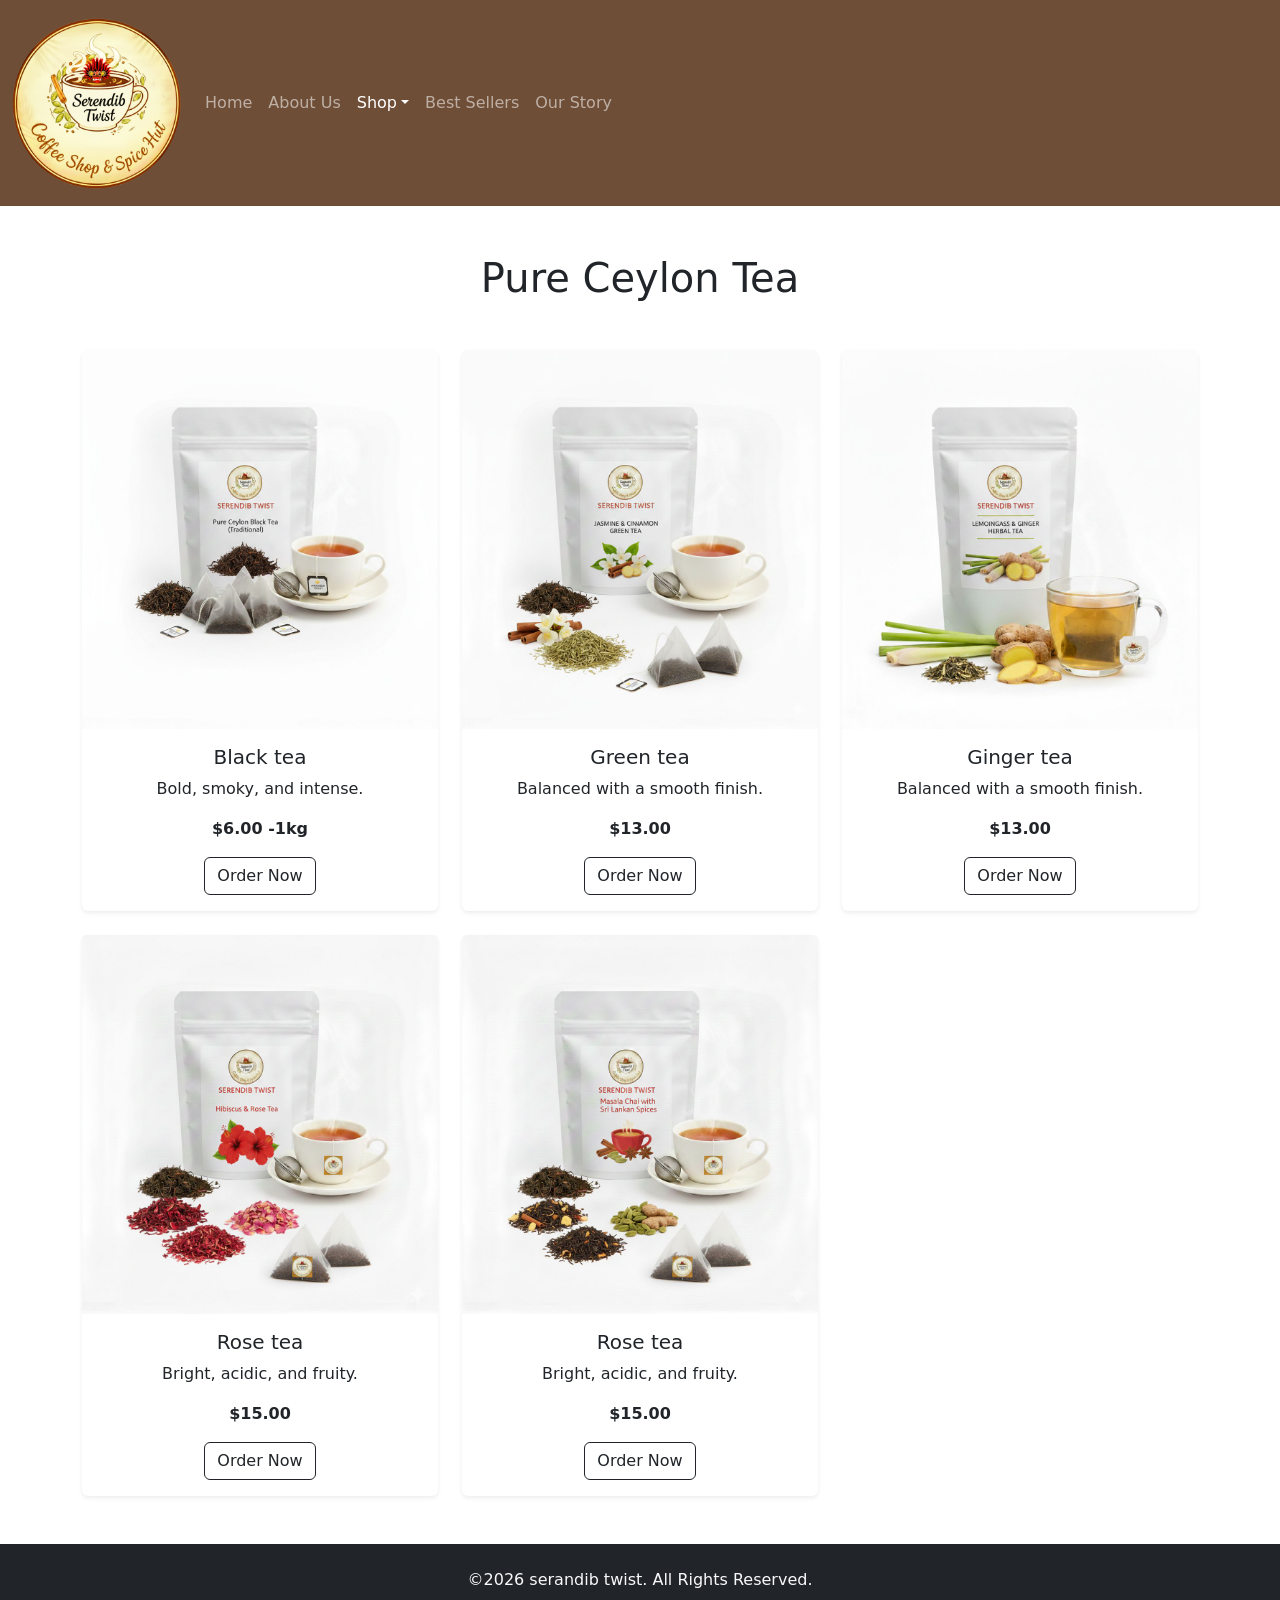
<file: tea.html>
<!DOCTYPE html>
<html>
<head>
  <link href="https://cdn.jsdelivr.net/npm/bootstrap@5.3.2/dist/css/bootstrap.min.css" rel="stylesheet">
  <title>Fresh Coffee - serandib twist</title>
</head>
<body>

<nav class="navbar navbar-expand-lg navbar-dark" style="background-color:#6f4e37;">
  <div class="container-fluid">
    <a class="navbar-brand" href="index.html"><img src="images/logo.png" alt="Logo" height="180"></a>
    <div class="collapse navbar-collapse" id="navbarSupportedContent">
      <ul class="navbar-nav mb-2 mb-lg-0">
        <li class="nav-item"><a class="nav-link" href="index.html">Home</a></li>
        <li class="nav-item"><a class="nav-link" href="about.html">About Us</a></li>
        <li class="nav-item dropdown">
          <a class="nav-link dropdown-toggle active" href="#" data-bs-toggle="dropdown">Shop</a>
          <ul class="dropdown-menu">
            <li><a class="dropdown-item" href="srilankanspices.html">Sri Lankan Spices</a></li>
            <li><a class="dropdown-item" href="cupcakes.html">Cupcakes</a></li>
            <li><a class="dropdown-item active" href="coffee.html">Coffee & Beverages</a></li>
            <li><a class="dropdown-item" href="tea.html">Tea</a></li>
          </ul>
        </li>
        <li class="nav-item">
          <a class="nav-link" href="bestsellers.html">Best Sellers</a>
        </li>
        <li class="nav-item">
          <a class="nav-link" href="ourstory.html">Our Story</a>
        </li>
      </ul>
    </div>
  </div>
</nav>

<section class="py-5">
  <div class="container">
    <h1 class="text-center mb-5">Pure Ceylon Tea</h1>
    <div class="row g-4">
      <div class="col-md-4">
        <div class="card border-0 shadow-sm">
          <img src="images/blackt.jpeg" class="card-img-top" alt="Dark Roast">
          <div class="card-body text-center">
            <h5>Black tea</h5>
            <p>Bold, smoky, and intense.</p>
            <p class="fw-bold">$6.00 -1kg</p>
            <button class="btn btn-outline-dark">Order Now</button>
          </div>
        </div>
      </div>
      <div class="col-md-4">
        <div class="card border-0 shadow-sm">
          <img src="images/greent.jpeg" class="card-img-top" alt="Medium Roast">
          <div class="card-body text-center">
            <h5>Green tea</h5>
            <p>Balanced with a smooth finish.</p>
            <p class="fw-bold">$13.00</p>
            <button class="btn btn-outline-dark">Order Now</button>
          </div>
        </div>
      </div>
      <div class="col-md-4">
        <div class="card border-0 shadow-sm">
          <img src="images/gingert.jpeg" class="card-img-top" alt="Medium Roast">
          <div class="card-body text-center">
            <h5>Ginger tea</h5>
            <p>Balanced with a smooth finish.</p>
            <p class="fw-bold">$13.00</p>
            <button class="btn btn-outline-dark">Order Now</button>
          </div>
        </div>
      </div>
      <div class="col-md-4">
        <div class="card border-0 shadow-sm">
          <img src="images/roset.jpeg" class="card-img-top" alt="Light Roast">
          <div class="card-body text-center">
            <h5>Rose tea</h5>
            <p>Bright, acidic, and fruity.</p>
            <p class="fw-bold">$15.00</p>
            <button class="btn btn-outline-dark">Order Now</button>
          </div>
        </div>
      </div>
      <div class="col-md-4">
        <div class="card border-0 shadow-sm">
          <img src="images/chait.jpeg" class="card-img-top" alt="Light Roast">
          <div class="card-body text-center">
            <h5>Rose tea</h5>
            <p>Bright, acidic, and fruity.</p>
            <p class="fw-bold">$15.00</p>
            <button class="btn btn-outline-dark">Order Now</button>
          </div>
        </div>
      </div>
    </div>
  </div>
</section>

<footer class="py-4 bg-dark text-light text-center">
  <p class="mb-0">&copy;2026 serandib twist. All Rights Reserved.</p>
</footer>

<script src="https://cdn.jsdelivr.net/npm/bootstrap@5.3.2/dist/js/bootstrap.bundle.min.js"></script>
</body>
</html>
</file>
